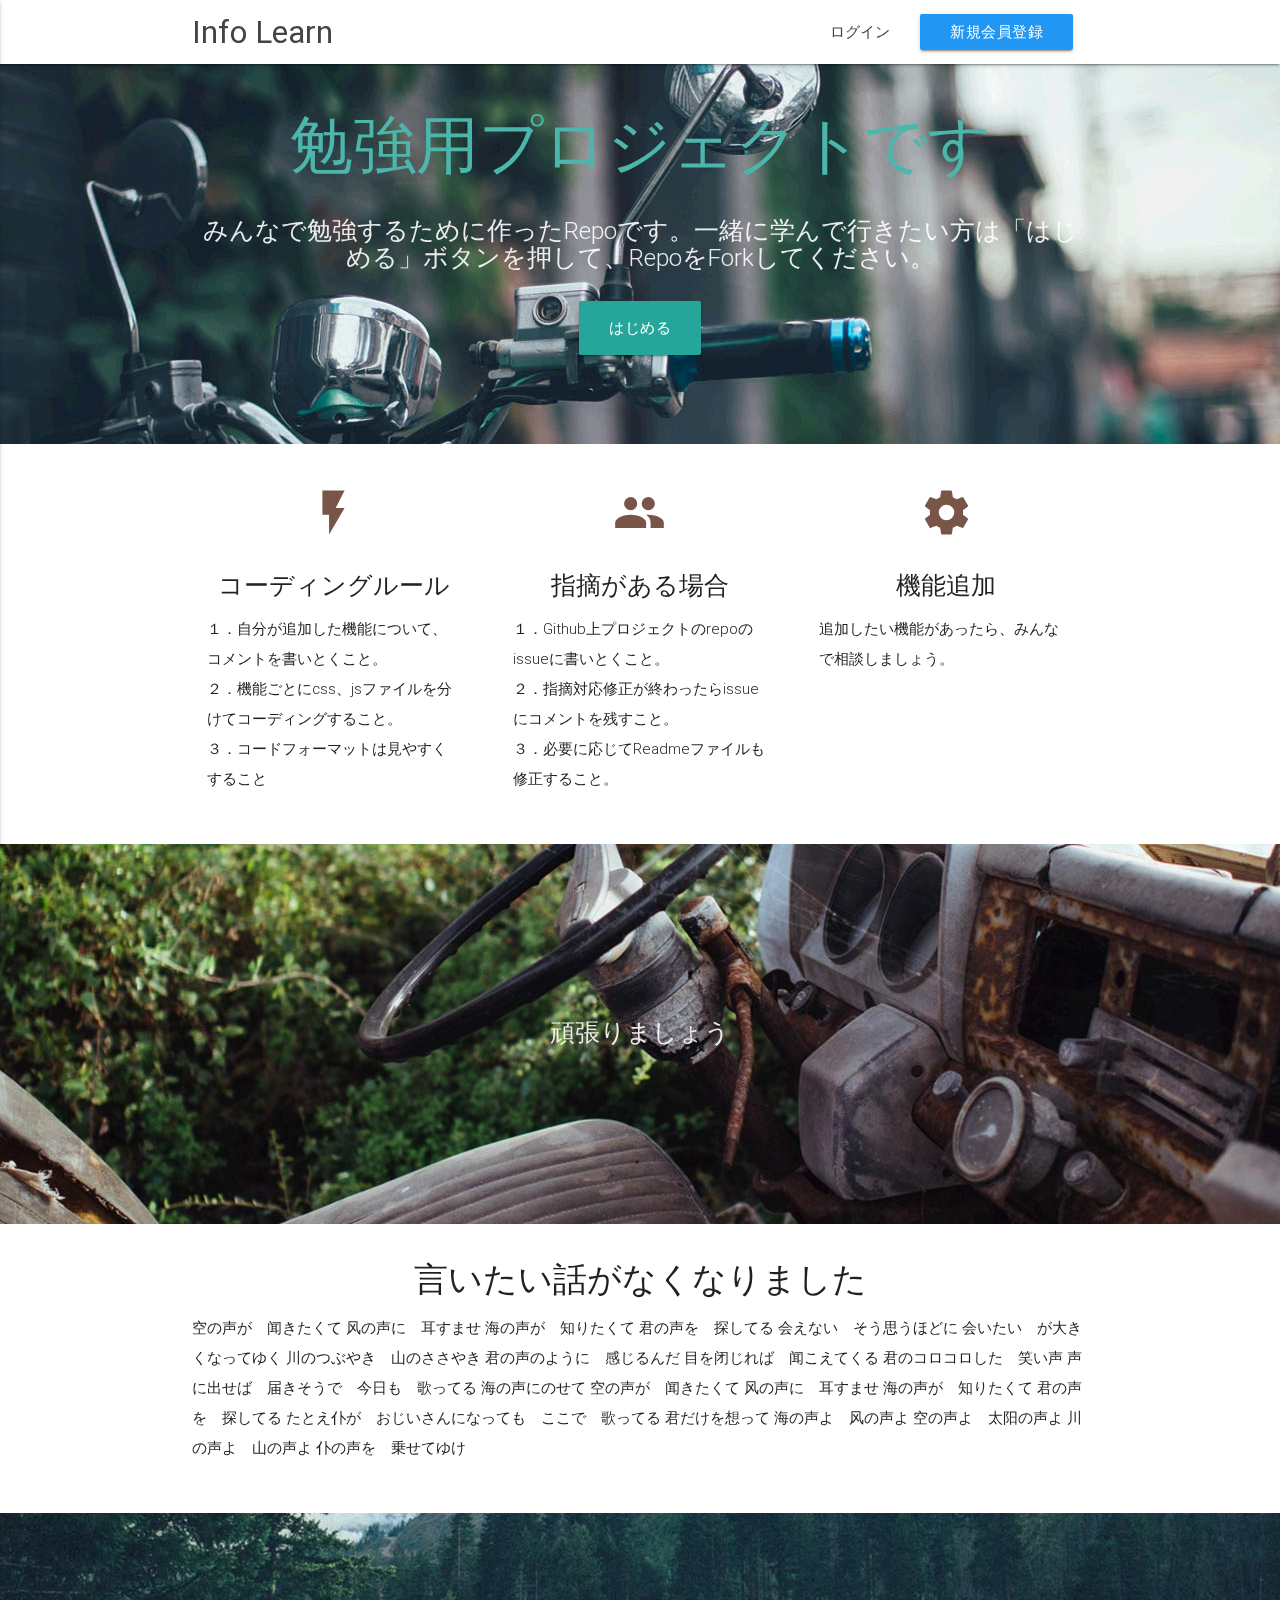
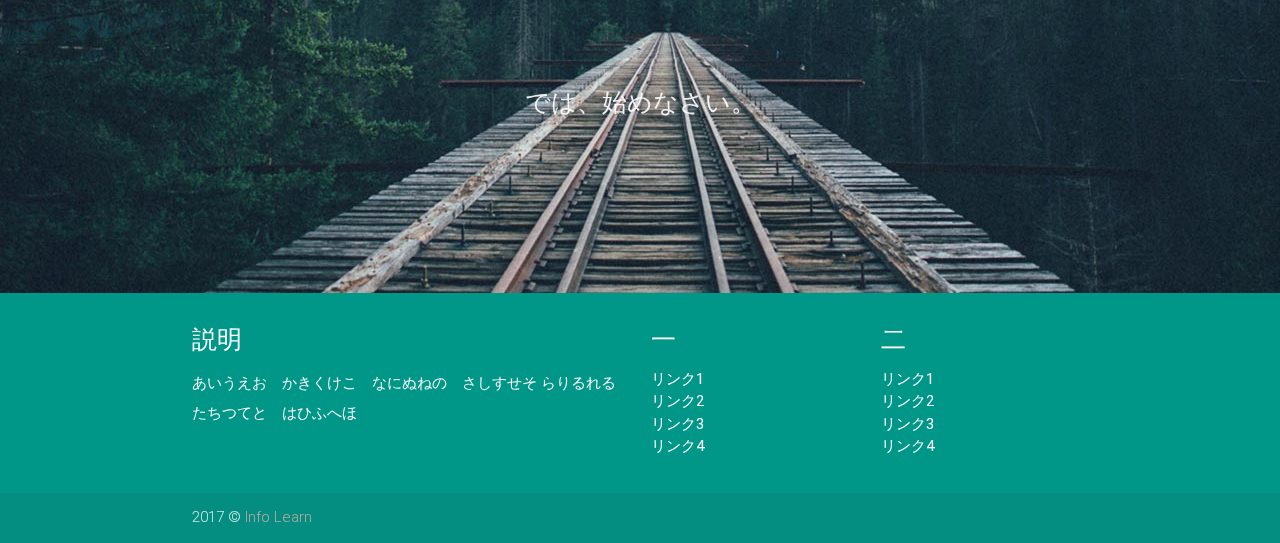
<file: index.html>
<!DOCTYPE html>
<html lang="ja">
<head>
    <meta http-equiv="Content-Type" content="text/html; charset=UTF-8"/>
    <meta name="viewport" content="width=device-width, initial-scale=1, maximum-scale=1.0, user-scalable=no"/>
    <title>Info Learn</title>

    <!-- CSS  -->
    <link href="https://fonts.googleapis.com/icon?family=Material+Icons" rel="stylesheet">
    <link href="css/materialize.css" type="text/css" rel="stylesheet" media="screen,projection"/>
    <link href="css/style.css" type="text/css" rel="stylesheet" media="screen,projection"/>
</head>
<body>
<!-- ヘッダ・ナビゲーション start -->
<nav class="white" role="navigation">
    <div class="nav-wrapper container">
        <a id="logo-container" href="./index.html" class="brand-logo">Info Learn</a>
        <ul class="right hide-on-med-and-down">
            <li><a href="./login.html">ログイン</a></li>
            <li><a href="./signup.html" class="waves-effect waves-light btn blue">新規会員登録</a></li>
        </ul>

        <ul id="nav-mobile" class="side-nav">
            <li><a href="./login.html">ログイン</a></li>
            <li><a href="./signup.html" class="waves-effect waves-light btn blue">新規会員登録</a></li>
        </ul>
        <a href="#" data-activates="nav-mobile" class="button-collapse"><i class="material-icons">menu</i></a>
    </div>
</nav>
<!-- ヘッダ・ナビゲーション end -->

<div id="index-banner" class="parallax-container">
    <div class="section no-pad-bot">
        <div class="container">
            <br><br>
            <h1 class="header center teal-text text-lighten-2">勉強用プロジェクトです</h1>
            <div class="row center">
                <h5 class="header col s12 light">みんなで勉強するために作ったRepoです。一緒に学んで行きたい方は「はじめる」ボタンを押して、RepoをForkしてください。</h5>
            </div>
            <div class="row center">
                <a href="https://github.com/Woolol/info_learn" id="download-button"
                   class="btn-large waves-effect waves-light teal lighten-1">はじめる</a>
            </div>
            <br><br>
        </div>
    </div>
    <div class="parallax"><img src="background1.jpg" alt="Unsplashed background img 1"></div>
</div>
<!-- コンテンツ start -->
<main>
    <div class="container">
        <div class="section">

            <!--   Icon Section   -->
            <div class="row">
                <div class="col s12 m4">
                    <div class="icon-block">
                        <h2 class="center brown-text"><i class="material-icons">flash_on</i></h2>
                        <h5 class="center">コーディングルール</h5>

                        <p class="light">１．自分が追加した機能について、コメントを書いとくこと。<br>
                            ２．機能ごとにcss、jsファイルを分けてコーディングすること。<br>
                            ３．コードフォーマットは見やすくすること
                        </p>
                    </div>
                </div>

                <div class="col s12 m4">
                    <div class="icon-block">
                        <h2 class="center brown-text"><i class="material-icons">group</i></h2>
                        <h5 class="center">指摘がある場合</h5>

                        <p class="light">１．Github上プロジェクトのrepoのissueに書いとくこと。<br>
                            ２．指摘対応修正が終わったらissueにコメントを残すこと。<br>
                            ３．必要に応じてReadmeファイルも修正すること。
                        </p>
                    </div>
                </div>

                <div class="col s12 m4">
                    <div class="icon-block">
                        <h2 class="center brown-text"><i class="material-icons">settings</i></h2>
                        <h5 class="center">機能追加</h5>

                        <p class="light">追加したい機能があったら、みんなで相談しましょう。</p>
                    </div>
                </div>
            </div>

        </div>
    </div>


    <div class="parallax-container valign-wrapper">
        <div class="section no-pad-bot">
            <div class="container">
                <div class="row center">
                    <h5 class="header col s12 light">頑張りましょう</h5>
                </div>
            </div>
        </div>
        <div class="parallax"><img src="background2.jpg" alt="Unsplashed background img 2"></div>
    </div>

    <div class="container">
        <div class="section">

            <div class="row">
                <div class="col s12 center">
                    <h3><i class="mdi-content-send brown-text"></i></h3>
                    <h4>言いたい話がなくなりました</h4>
                    <p class="left-align light">空の声が　闻きたくて
                        风の声に　耳すませ
                        海の声が　知りたくて
                        君の声を　探してる
                        会えない　そう思うほどに
                        会いたい　が大きくなってゆく
                        川のつぶやき　山のささやき
                        君の声のように　感じるんだ
                        目を闭じれば　闻こえてくる
                        君のコロコロした　笑い声
                        声に出せば　届きそうで　今日も　歌ってる
                        海の声にのせて
                        空の声が　闻きたくて
                        风の声に　耳すませ
                        海の声が　知りたくて
                        君の声を　探してる
                        たとえ仆が　おじいさんになっても　ここで　歌ってる
                        君だけを想って
                        海の声よ　风の声よ
                        空の声よ　太阳の声よ
                        川の声よ　山の声よ
                        仆の声を　乗せてゆけ</p>
                </div>
            </div>

        </div>
    </div>


    <div class="parallax-container valign-wrapper">
        <div class="section no-pad-bot">
            <div class="container">
                <div class="row center">
                    <h5 class="header col s12 light">では、始めなさい。</h5>
                </div>
            </div>
        </div>
        <div class="parallax"><img src="background3.jpg" alt="Unsplashed background img 3"></div>
    </div>
</main>
<!-- コンテンツ end -->

<!-- フッター start-->
<footer class="page-footer teal">
    <div class="container">
        <div class="row">
            <div class="col l6 s12">
                <h5 class="white-text">説明</h5>
                <p class="grey-text text-lighten-4">あいうえお　かきくけこ　なにぬねの　さしすせそ
                    らりるれる　たちつてと　はひふへほ
                </p>


            </div>
            <div class="col l3 s12">
                <h5 class="white-text">一</h5>
                <ul>
                    <li><a class="white-text" href="#!">リンク1</a></li>
                    <li><a class="white-text" href="#!">リンク2</a></li>
                    <li><a class="white-text" href="#!">リンク3</a></li>
                    <li><a class="white-text" href="#!">リンク4</a></li>
                </ul>
            </div>
            <div class="col l3 s12">
                <h5 class="white-text">二</h5>
                <ul>
                    <li><a class="white-text" href="#!">リンク1</a></li>
                    <li><a class="white-text" href="#!">リンク2</a></li>
                    <li><a class="white-text" href="#!">リンク3</a></li>
                    <li><a class="white-text" href="#!">リンク4</a></li>
                </ul>
            </div>
        </div>
    </div>
    <div class="footer-copyright">
        <div class="container">
            2017 &copy; <a class="brown-text text-lighten-3" href="./index.html">Info Learn</a>
        </div>
    </div>
</footer>
<!-- フッター end -->


<!--  Scripts-->
<script src="https://code.jquery.com/jquery-2.1.1.min.js"></script>
<script src="js/materialize.js"></script>
<script src="js/init.js"></script>

</body>
</html>
</file>
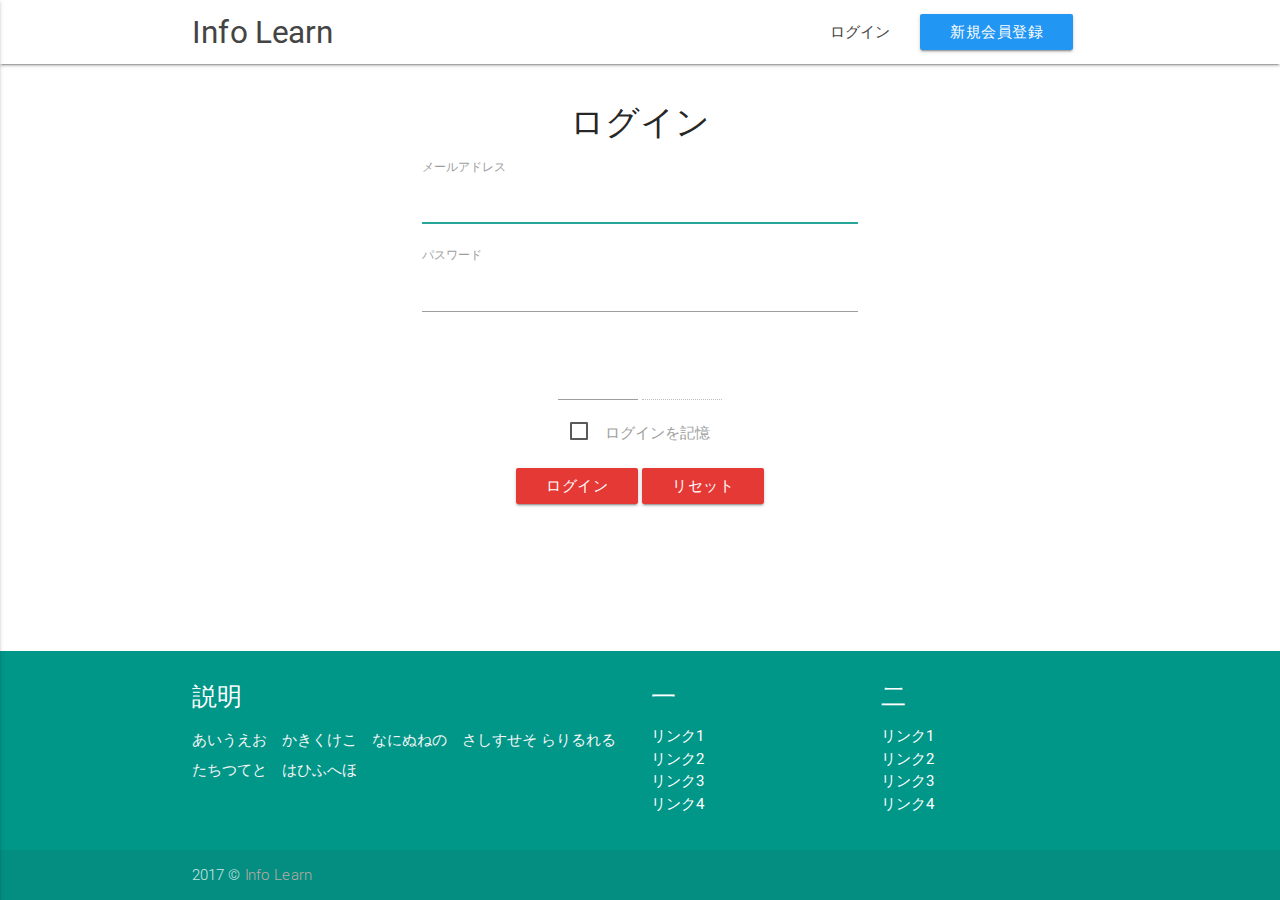
<file: login.html>
<!DOCTYPE html>
<html lang="ja">
<head>
    <meta http-equiv="Content-Type" content="text/html; charset=UTF-8"/>
    <meta name="viewport" content="width=device-width, initial-scale=1, maximum-scale=1.0, user-scalable=no"/>
    <title>Info Learn</title>

    <!-- CSS  -->
    <link href="https://fonts.googleapis.com/icon?family=Material+Icons" rel="stylesheet">
    <link href="css/materialize.css" type="text/css" rel="stylesheet" media="screen,projection"/>
    <link href="css/style.css" type="text/css" rel="stylesheet" media="screen,projection"/>
    <link href="css/authentication.css" type="text/css"rel="stylesheet"/>
</head>
<!--  Scripts-->

<script src="https://code.jquery.com/jquery-2.1.1.min.js"></script>
<script src="js/materialize.js"></script>
<script src="js/init.js"></script>
<script src="js/checkSubmit.js"></script>

<body>
<!-- ヘッダ・ナビゲーション start -->
<nav class="white" role="navigation">
    <div class="nav-wrapper container">
        <a id="logo-container" href="./index.html" class="brand-logo">Info Learn</a>
        <ul class="right hide-on-med-and-down">
            <li><a href="./login.html">ログイン</a></li>
            <li><a href="./signup.html" class="waves-effect waves-light btn blue">新規会員登録</a></li>
        </ul>

        <ul id="nav-mobile" class="side-nav">
            <li><a href="./login.html">ログイン</a></li>
            <li><a href="./signup.html" class="waves-effect waves-light btn blue">新規会員登録</a></li>
        </ul>
        <a href="#" data-activates="nav-mobile" class="button-collapse"><i class="material-icons">menu</i></a>
    </div>
</nav>
<main>
    <!-- ログインフォーム start -->
    <br>
    <div class="container">
        <div class="row">
            <div class="col s10 offset-s1 m6 offset-m3 l6 offset-l3 white">
                <h4 class="center">ログイン</h4>
                <form action="profile_form.html" onSubmit="return checkSubmit()" method="post">
                    <div class="field">
                        <label for="user_email">メールアドレス</label>
                        <input autofocus="autofocus" class="validate" type="email" value="" name="user[email]" id="user_email" 	onkeyup="fieldChanged();" 
                        	onchange="fieldChanged();" required />
                    </div>

                    <div class="field">
                        <label for="user_password">パスワード</label><br/>
                        <input autocomplete="off" class="validate" type="password" name="user[password]" id="user_password" minlength="6" maxlength="30" onkeyup="fieldChanged();" 
                        	onchange="fieldChanged();" required/>
                    </div>
                    <br>
                    <div align="center" class="field">
                    	<input type="text" id="Authentication" size="20" style="width:80px" border="1px" maxlength="4" />
                    	<input type="text" onclick="createCode()" readonly="readonly" id="checkCode" class="unchanged" style="width: 80px" />
   					 	 <br />
                        <input name="user[remember_me]" type="hidden" value="0" /><input type="checkbox" value="1" name="user[remember_me]" id="user_remember_me" />
                        <label for="user_remember_me">ログインを記憶</label>
                    </div>
                    <br>
                    <div class="actions center-align">                    	
                        <input type="submit" name="commit" value="ログイン" onclick="return validate();" class="btn red darken-1" data-disable-with="ログイン" />
                        <input type="reset" name="commit" value="リセット" class="btn red darken-1" data-disable-with="リセット" />
                    </div>
                </form>
            </div>
        </div>
    </div>
</main>
<footer class="page-footer teal">
    <div class="container">
        <div class="row">
            <div class="col l6 s12">
                <h5 class="white-text">説明</h5>
                <p class="grey-text text-lighten-4">あいうえお　かきくけこ　なにぬねの　さしすせそ
                らりるれる　たちつてと　はひふへほ
                </p>


            </div>
            <div class="col l3 s12">
                <h5 class="white-text">一</h5>
                <ul>
                    <li><a class="white-text" href="#!">リンク1</a></li>
                    <li><a class="white-text" href="#!">リンク2</a></li>
                    <li><a class="white-text" href="#!">リンク3</a></li>
                    <li><a class="white-text" href="#!">リンク4</a></li>
                </ul>
            </div>
            <div class="col l3 s12">
                <h5 class="white-text">二</h5>
                <ul>
                    <li><a class="white-text" href="#!">リンク1</a></li>
                    <li><a class="white-text" href="#!">リンク2</a></li>
                    <li><a class="white-text" href="#!">リンク3</a></li>
                    <li><a class="white-text" href="#!">リンク4</a></li>
                </ul>
            </div>
        </div>
    </div>
    <div class="footer-copyright">
        <div class="container">
            2017 &copy; <a class="brown-text text-lighten-3" href="./index.html">Info Learn</a>
        </div>
    </div>
</footer>
<!-- フッター end -->
</body>
</html>
</file>
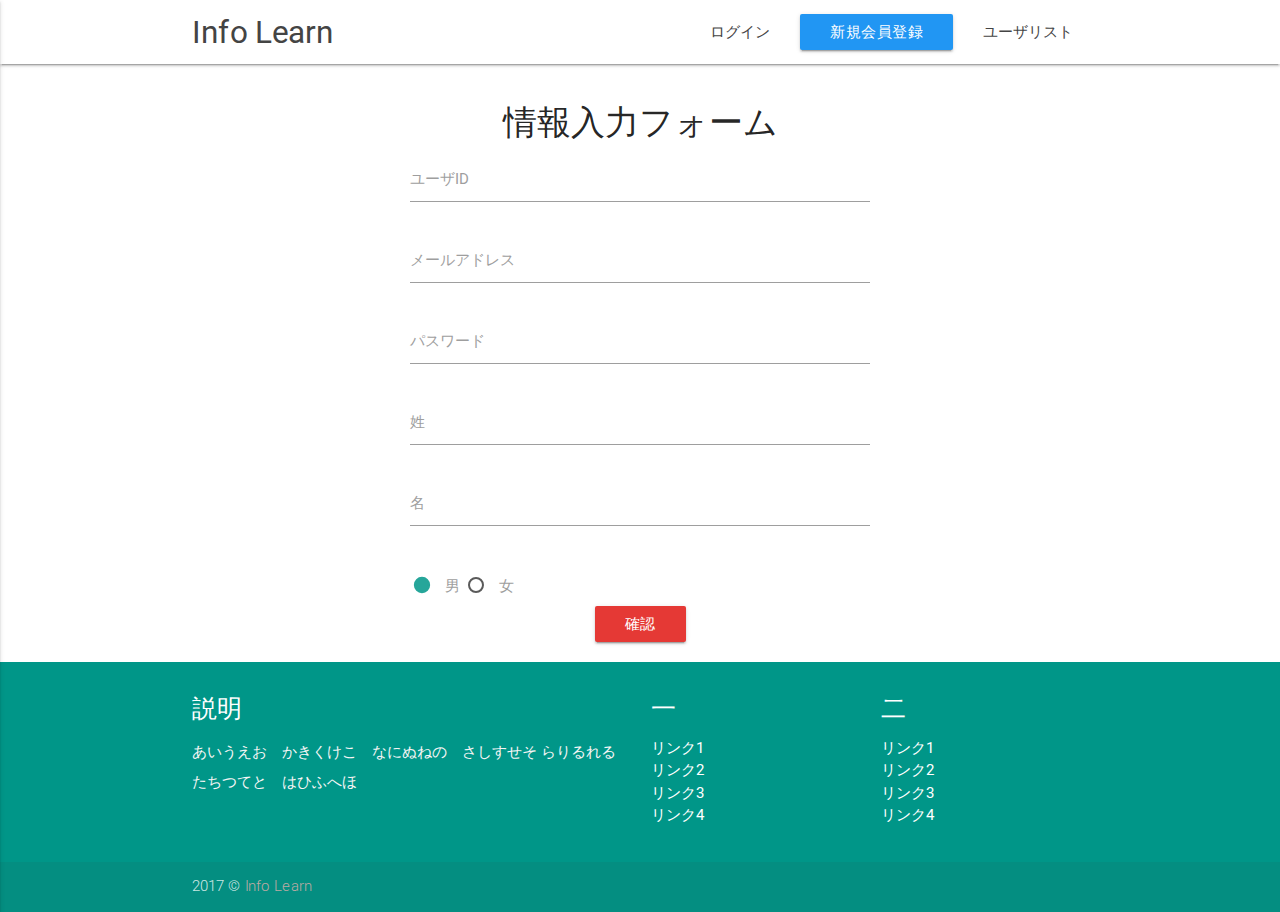
<file: profile_form.html>
<!DOCTYPE html>
<html lang="ja">
<head>
    <meta http-equiv="Content-Type" content="text/html; charset=UTF-8"/>
    <meta name="viewport" content="width=device-width, initial-scale=1, maximum-scale=1.0, user-scalable=no"/>
    <title>Info Learn</title>
    <!-- CSS  -->
    <link href="https://fonts.googleapis.com/icon?family=Material+Icons" rel="stylesheet">
    <link href="css/materialize.css" type="text/css" rel="stylesheet" media="screen,projection"/>
    <link href="css/style.css" type="text/css" rel="stylesheet" media="screen,projection"/>
</head>
<body>
<!-- ヘッダ・ナビゲーション start -->
<nav class="white" role="navigation">
    <div class="nav-wrapper container">
        <a id="logo-container" href="./index.html" class="brand-logo">Info Learn</a>
        <ul class="right hide-on-med-and-down">
            <li><a href="./login.html">ログイン</a></li>
            <li><a href="./signup.html" class="waves-effect waves-light btn blue">新規会員登録</a></li>
            <li><a href="./user_list1.html">ユーザリスト</a></li>
        </ul>
        <ul id="nav-mobile" class="side-nav">
            <li><a href="./login.html">ログイン</a></li>
            <li><a href="./signup.html" class="waves-effect waves-light btn blue">新規会員登録</a></li>
            <li><a href="./user_list1.html">ユーザリスト</a></li>
        </ul>
        <a href="#" data-activates="nav-mobile" class="button-collapse"><i class="material-icons">menu</i></a>
    </div>
</nav>
<!-- ヘッダ・ナビゲーション end -->

<!-- コンテンツ start -->
<main>
    <br>
    <div class="container">
        <div class="row">
            <div class="col s10 offset-s1 m6 offset-m3 l6 offset-l3 white">
                <h4 class="center">情報入力フォーム</h4>
                <form>
                    <div class="row">
                        <div class="input-field">
                            <input id="username" type="password" class="validate">
                            <label for="username">ユーザID</label>
                        </div>
                        <div class="input-field">
                            <input id="email" type="email" class="validate">
                            <label for="email">メールアドレス</label>
                        </div>
                        <div class="input-field">
                            <input id="password" type="password" class="validate">
                            <label for="password">パスワード</label>
                        </div>
                        <div class="input-field">
                            <input id="last_name" type="text" class="validate">
                            <label for="last_name">姓</label>
                        </div>
                        <div class="input-field">
                            <input id="first_name" type="text" class="validate">
                            <label for="first_name">名</label>
                        </div>
                        <div class="input-field">
                            <input name="sex" type="radio" id="male" checked/>
                            <label for="male">男</label>
                            <input name="sex" type="radio" id="female"/>
                            <label for="female">女</label>
                        </div>
                    </div>
                    <div class="actions center-align">
                        <button class="btn red darken-1"><a href="./profile_form.html" class="white-text">確認</a>
                        </button>
                    </div>
                </form>
            </div>
        </div>
    </div>
</main>
<!-- コンテンツ end -->

<!-- フッター start-->
<footer class="page-footer teal">
    <div class="container">
        <div class="row">
            <div class="col l6 s12">
                <h5 class="white-text">説明</h5>
                <p class="grey-text text-lighten-4">あいうえお　かきくけこ　なにぬねの　さしすせそ
                    らりるれる　たちつてと　はひふへほ
                </p>
            </div>
            <div class="col l3 s12">
                <h5 class="white-text">一</h5>
                <ul>
                    <li><a class="white-text" href="#!">リンク1</a></li>
                    <li><a class="white-text" href="#!">リンク2</a></li>
                    <li><a class="white-text" href="#!">リンク3</a></li>
                    <li><a class="white-text" href="#!">リンク4</a></li>
                </ul>
            </div>
            <div class="col l3 s12">
                <h5 class="white-text">二</h5>
                <ul>
                    <li><a class="white-text" href="#!">リンク1</a></li>
                    <li><a class="white-text" href="#!">リンク2</a></li>
                    <li><a class="white-text" href="#!">リンク3</a></li>
                    <li><a class="white-text" href="#!">リンク4</a></li>
                </ul>
            </div>
        </div>
    </div>
    <div class="footer-copyright">
        <div class="container">
            2017 &copy; <a class="brown-text text-lighten-3" href="./index.html">Info Learn</a>
        </div>
    </div>
</footer>
<!-- フッター end -->

<!--  Scripts-->
<script src="https://code.jquery.com/jquery-2.1.1.min.js"></script>
<script src="js/materialize.js"></script>
<script src="js/init.js"></script>
</body>
</html>
</file>
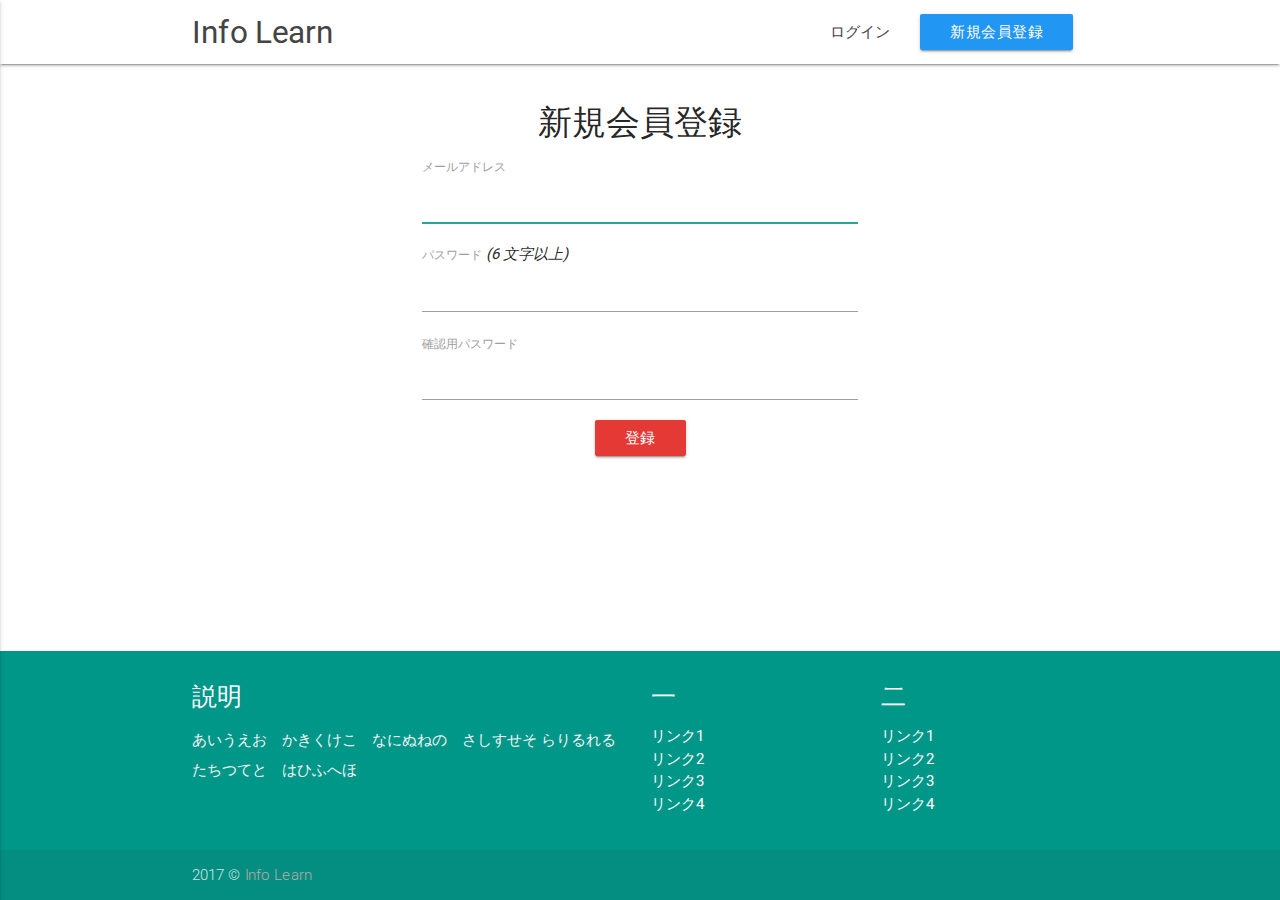
<file: signup.html>
<!DOCTYPE html>
<html lang="ja">
<head>
    <meta http-equiv="Content-Type" content="text/html; charset=UTF-8"/>
    <meta name="viewport" content="width=device-width, initial-scale=1, maximum-scale=1.0, user-scalable=no"/>
    <title>Info Learn</title>

    <!-- CSS  -->
    <link href="https://fonts.googleapis.com/icon?family=Material+Icons" rel="stylesheet">
    <link href="css/materialize.css" type="text/css" rel="stylesheet" media="screen,projection"/>
    <link href="css/style.css" type="text/css" rel="stylesheet" media="screen,projection"/>
<script>
	function checkPasswords() {
        var pass1 = document.getElementById("user_password");
        var pass2 = document.getElementById("user_password_confirmation");
 
        if (pass1.value != pass2.value)
            pass1.setCustomValidity("パスワード不一致です。");
        else
            pass1.setCustomValidity("");
    }
</script>

</head>
<body>
<!-- ヘッダ・ナビゲーション start -->
<nav class="white" role="navigation">
    <div class="nav-wrapper container">
        <a id="logo-container" href="./index.html" class="brand-logo">Info Learn</a>
        <ul class="right hide-on-med-and-down">
            <li><a href="./login.html">ログイン</a></li>
            <li><a href="./signup.html" class="waves-effect waves-light btn blue">新規会員登録</a></li>
        </ul>

        <ul id="nav-mobile" class="side-nav">
            <li><a href="./login.html">ログイン</a></li>
            <li><a href="./signup.html" class="waves-effect waves-light btn blue">新規会員登録</a></li>
        </ul>
        <a href="#" data-activates="nav-mobile" class="button-collapse"><i class="material-icons">menu</i></a>
    </div>
</nav>
<main>
    <!-- 会員登録フォーム start -->
    <br>
    <div class="container">
        <div class="row">
            <div class="col s10 offset-s1 m6 offset-m3 l6 offset-l3 white">
                <h4 class="center">新規会員登録</h4>
                <form method="post">
                    <div class="field">
                        <label for="user_email">メールアドレス</label><br/>
                        <input autofocus="autofocus" class="validate" type="email" value="" name="user[email]"
                               id="user_email" required/>
                    </div>

                    <div class="field">
                        <label for="user_password">パスワード</label>
                        <em>(6 文字以上)</em>
                        <br/>
                        <input autocomplete="off" class="validate" type="password" name="user[password]"
                               id="user_password" minlength="6" required/>
                    </div>

                    <div class="field">
                        <label for="user_password_confirmation">確認用パスワード</label><br/>
                        <input autocomplete="off" class="validate" type="password" name="user[password_confirmation]"
                               id="user_password_confirmation" required/>
                    </div>
                    <div class="actions center-align">
                        <input type="submit" name="commit" value="登録" class="btn red darken-1" />
                    </div>
                </form>                      
            </div>
        </div>
    </div>
    <!-- 会員登録フォーム end -->
</main>
<footer class="page-footer teal">
    <div class="container">
        <div class="row">
            <div class="col l6 s12">
                <h5 class="white-text">説明</h5>
                <p class="grey-text text-lighten-4">あいうえお　かきくけこ　なにぬねの　さしすせそ
                    らりるれる　たちつてと　はひふへほ
                </p>


            </div>
            <div class="col l3 s12">
                <h5 class="white-text">一</h5>
                <ul>
                    <li><a class="white-text" href="#!">リンク1</a></li>
                    <li><a class="white-text" href="#!">リンク2</a></li>
                    <li><a class="white-text" href="#!">リンク3</a></li>
                    <li><a class="white-text" href="#!">リンク4</a></li>
                </ul>
            </div>
            <div class="col l3 s12">
                <h5 class="white-text">二</h5>
                <ul>
                    <li><a class="white-text" href="#!">リンク1</a></li>
                    <li><a class="white-text" href="#!">リンク2</a></li>
                    <li><a class="white-text" href="#!">リンク3</a></li>
                    <li><a class="white-text" href="#!">リンク4</a></li>
                </ul>
            </div>
        </div>
    </div>
    <div class="footer-copyright">
        <div class="container">
            2017 &copy; <a class="brown-text text-lighten-3" href="./index.html">Info Learn</a>
        </div>
    </div>
</footer>
<!-- フッター end -->


<!--  Scripts-->
<script src="https://code.jquery.com/jquery-2.1.1.min.js"></script>
<script src="js/materialize.js"></script>
<script src="js/init.js"></script>

</body>
</html>
</file>
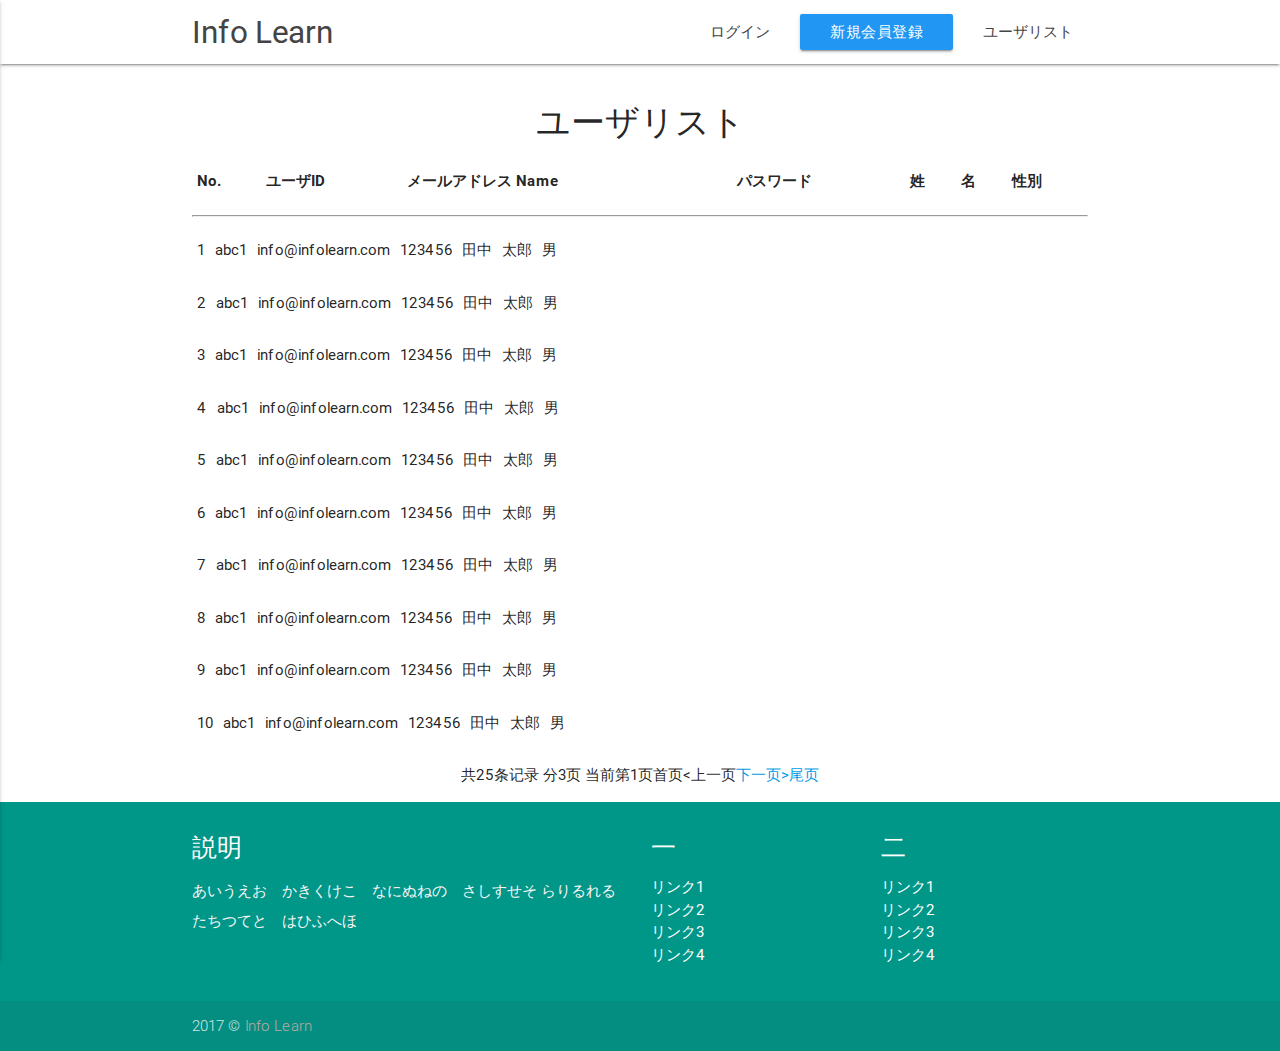
<file: user_list1.html>
<!DOCTYPE html>
<html lang="ja">

<head>
    <meta http-equiv="Content-Type" content="text/html; charset=UTF-8"/>
    <meta name="viewport" content="width=device-width, initial-scale=1, maximum-scale=1.0, user-scalable=no"/>
    <title>Info Learn</title>
    <!-- CSS  -->
    <link href="https://fonts.googleapis.com/icon?family=Material+Icons" rel="stylesheet">
    <link href="css/materialize.css" type="text/css" rel="stylesheet" media="screen,projection"/>
    <link href="css/style.css" type="text/css" rel="stylesheet" media="screen,projection"/>
</head>
<body onLoad="goPage(1,10);">
<!-- ヘッダ・ナビゲーション start -->
<nav class="white" role="navigation">
    <div class="nav-wrapper container">
        <a id="logo-container" href="./index.html" class="brand-logo">Info Learn</a>
        <ul class="right hide-on-med-and-down">
            <li><a href="./login.html">ログイン</a></li>
            <li><a href="./signup.html" class="waves-effect waves-light btn blue">新規会員登録</a></li>
            <li><a href="./user_list1.html">ユーザリスト</a></li>
        </ul>
        <ul id="nav-mobile" class="side-nav">
            <li><a href="./login.html">ログイン</a></li>
            <li><a href="./signup.html" class="waves-effect waves-light btn blue">新規会員登録</a></li>
            <li><a href="./user_list1.html">ユーザリスト</a></li>
        </ul>
        <a href="#" data-activates="nav-mobile" class="button-collapse"><i class="material-icons">menu</i></a>
    </div>
</nav>
<main>
    <!-- ログインフォーム start -->
    <br>
    <div class="container">
        <div class="col s10 offset-s1 m6 offset-m3 l6 offset-l3 white cen">
            <h4 class="center-align">ユーザリスト</h4>
            <table class="highlight centered">
                <tr>
                    <th data-field="no">No.</th>
                    <th data-field="username">ユーザID</th>
                    <th data-field="email">メールアドレス Name</th>
                    <th data-field="password">パスワード</th>
                    <th data-field="last_name">姓</th>
                    <th data-field="first_name">名</th>
                    <th data-field="sex">性別</th>
                </tr>
                </table>
                <hr>
                <table class="highlight centered" id="idData">
                <tr>
                    <td>1</td>
                    <td>abc1</td>
                    <td>info@infolearn.com</td>
                    <td>123456</td>
                    <td>田中</td>
                    <td>太郎</td>
                    <td>男</td>
                </tr>
                <tr>
                    <td>2</td>
                    <td>abc1</td>
                    <td>info@infolearn.com</td>
                    <td>123456</td>
                    <td>田中</td>
                    <td>太郎</td>
                    <td>男</td>
                </tr>
                <tr>
                    <td>3</td>
                    <td>abc1</td>
                    <td>info@infolearn.com</td>
                    <td>123456</td>
                    <td>田中</td>
                    <td>太郎</td>
                    <td>男</td>
                </tr>
                <tr>
                    <td>4</td>
                    <td>abc1</td>
                    <td>info@infolearn.com</td>
                    <td>123456</td>
                    <td>田中</td>
                    <td>太郎</td>
                    <td>男</td>
                </tr>
                <tr>
                    <td>5</td>
                    <td>abc1</td>
                    <td>info@infolearn.com</td>
                    <td>123456</td>
                    <td>田中</td>
                    <td>太郎</td>
                    <td>男</td>
                </tr>
                <tr>
                    <td>6</td>
                    <td>abc1</td>
                    <td>info@infolearn.com</td>
                    <td>123456</td>
                    <td>田中</td>
                    <td>太郎</td>
                    <td>男</td>
                </tr>
                <tr>
                    <td>7</td>
                    <td>abc1</td>
                    <td>info@infolearn.com</td>
                    <td>123456</td>
                    <td>田中</td>
                    <td>太郎</td>
                    <td>男</td>
                </tr>
                <tr>
                    <td>8</td>
                    <td>abc1</td>
                    <td>info@infolearn.com</td>
                    <td>123456</td>
                    <td>田中</td>
                    <td>太郎</td>
                    <td>男</td>
                </tr>
                <tr>
                    <td>9</td>
                    <td>abc1</td>
                    <td>info@infolearn.com</td>
                    <td>123456</td>
                    <td>田中</td>
                    <td>太郎</td>
                    <td>男</td>
                </tr>
                <tr>
                    <td>10</td>
                    <td>abc1</td>
                    <td>info@infolearn.com</td>
                    <td>123456</td>
                    <td>田中</td>
                    <td>太郎</td>
                    <td>男</td>
                </tr>
                             <tr>
                    <td>11</td>
                    <td>abc1</td>
                    <td>info@infolearn.com</td>
                    <td>123456</td>
                    <td>田中</td>
                    <td>太郎</td>
                    <td>男</td>
                </tr>
                <tr>
                    <td>12</td>
                    <td>abc1</td>
                    <td>info@infolearn.com</td>
                    <td>123456</td>
                    <td>田中</td>
                    <td>太郎</td>
                    <td>男</td>
                </tr>
                <tr>
                    <td>13</td>
                    <td>abc1</td>
                    <td>info@infolearn.com</td>
                    <td>123456</td>
                    <td>田中</td>
                    <td>太郎</td>
                    <td>男</td>
                </tr>
                <tr>
                    <td>14</td>
                    <td>abc1</td>
                    <td>info@infolearn.com</td>
                    <td>123456</td>
                    <td>田中</td>
                    <td>太郎</td>
                    <td>男</td>
                </tr>
                <tr>
                    <td>15</td>
                    <td>abc1</td>
                    <td>info@infolearn.com</td>
                    <td>123456</td>
                    <td>田中</td>
                    <td>太郎</td>
                    <td>男</td>
                </tr>
                <tr>
                    <td>16</td>
                    <td>abc1</td>
                    <td>info@infolearn.com</td>
                    <td>123456</td>
                    <td>田中</td>
                    <td>太郎</td>
                    <td>男</td>
                </tr>
                <tr>
                    <td>17</td>
                    <td>abc1</td>
                    <td>info@infolearn.com</td>
                    <td>123456</td>
                    <td>田中</td>
                    <td>太郎</td>
                    <td>男</td>
                </tr>
                <tr>
                    <td>18</td>
                    <td>abc1</td>
                    <td>info@infolearn.com</td>
                    <td>123456</td>
                    <td>田中</td>
                    <td>太郎</td>
                    <td>男</td>
                </tr>
                <tr>
                    <td>19</td>
                    <td>abc1</td>
                    <td>info@infolearn.com</td>
                    <td>123456</td>
                    <td>田中</td>
                    <td>太郎</td>
                    <td>男</td>
                </tr>
                <tr>
                    <td>20</td>
                    <td>abc1</td>
                    <td>info@infolearn.com</td>
                    <td>123456</td>
                    <td>田中</td>
                    <td>太郎</td>
                    <td>男</td>
                </tr>
                         <tr>
                    <td>21</td>
                    <td>abc1</td>
                    <td>info@infolearn.com</td>
                    <td>123456</td>
                    <td>田中</td>
                    <td>太郎</td>
                    <td>男</td>
                </tr>
                <tr>
                    <td>22</td>
                    <td>abc1</td>
                    <td>info@infolearn.com</td>
                    <td>123456</td>
                    <td>田中</td>
                    <td>太郎</td>
                    <td>男</td>
                </tr>
                <tr>
                    <td>23</td>
                    <td>abc1</td>
                    <td>info@infolearn.com</td>
                    <td>123456</td>
                    <td>田中</td>
                    <td>太郎</td>
                    <td>男</td>
                </tr>
                <tr>
                    <td>24</td>
                    <td>abc1</td>
                    <td>info@infolearn.com</td>
                    <td>123456</td>
                    <td>田中</td>
                    <td>太郎</td>
                    <td>男</td>
                </tr>
                <tr>
                    <td>25</td>
                    <td>abc1</td>
                    <td>info@infolearn.com</td>
                    <td>123456</td>
                    <td>田中</td>
                    <td>太郎</td>
                    <td>男</td>
                </tr>          
                </table>
             <table class="highlight centered">
        <tr><td><div id="barcon" name="barcon"></div></td></tr>
    </table>
</main>
<footer class="page-footer teal">
    <div class="container">
        <div class="row">
            <div class="col l6 s12">
                <h5 class="white-text">説明</h5>
                <p class="grey-text text-lighten-4">あいうえお　かきくけこ　なにぬねの　さしすせそ
                    らりるれる　たちつてと　はひふへほ
                </p>
            </div>
            <div class="col l3 s12">
                <h5 class="white-text">一</h5>
                <ul>
                    <li><a class="white-text" href="#!">リンク1</a></li>
                    <li><a class="white-text" href="#!">リンク2</a></li>
                    <li><a class="white-text" href="#!">リンク3</a></li>
                    <li><a class="white-text" href="#!">リンク4</a></li>
                </ul>
            </div>
            <div class="col l3 s12">
                <h5 class="white-text">二</h5>
                <ul>
                    <li><a class="white-text" href="#!">リンク1</a></li>
                    <li><a class="white-text" href="#!">リンク2</a></li>
                    <li><a class="white-text" href="#!">リンク3</a></li>
                    <li><a class="white-text" href="#!">リンク4</a></li>
                </ul>
            </div>
        </div>
    </div>
    <div class="footer-copyright">
        <div class="container">
            2017 &copy; <a class="brown-text text-lighten-3" href="./index.html">Info Learn</a>
        </div>
    </div>
</footer>
<!-- フッター end -->

<!--  Scripts-->
<script src="https://code.jquery.com/jquery-2.1.1.min.js"></script>
<script src="js/materialize.js"></script>
<script src="js/init.js"></script>
<script src="js/page.js"></script>

</body>
</html>
</file>
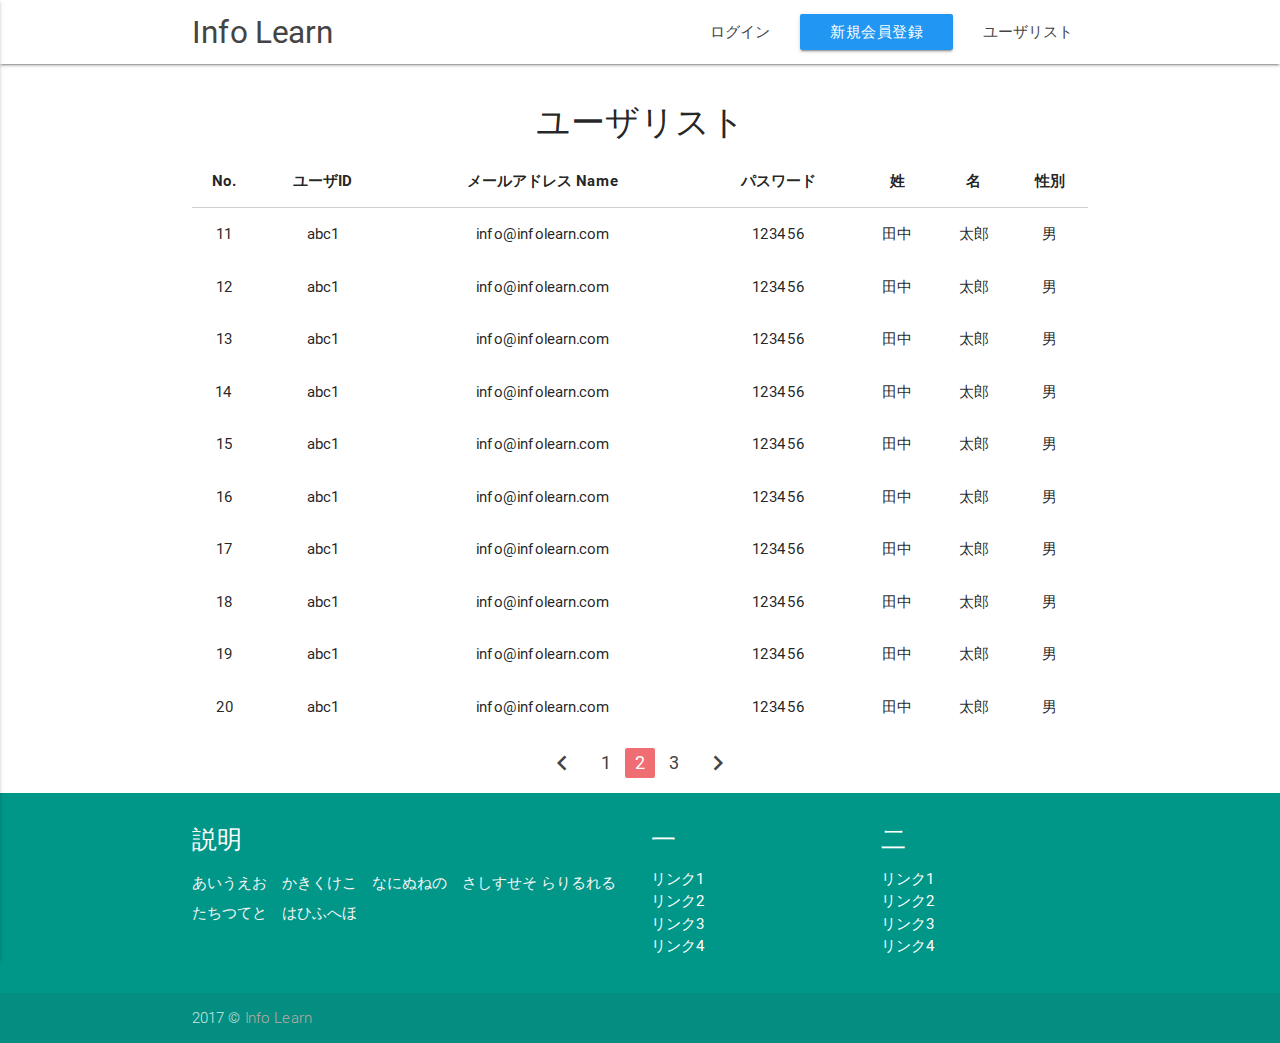
<file: user_list2.html>
<!DOCTYPE html>
<html lang="ja">
<head>
    <meta http-equiv="Content-Type" content="text/html; charset=UTF-8"/>
    <meta name="viewport" content="width=device-width, initial-scale=1, maximum-scale=1.0, user-scalable=no"/>
    <title>Info Learn</title>
    <!-- CSS  -->
    <link href="https://fonts.googleapis.com/icon?family=Material+Icons" rel="stylesheet">
    <link href="css/materialize.css" type="text/css" rel="stylesheet" media="screen,projection"/>
    <link href="css/style.css" type="text/css" rel="stylesheet" media="screen,projection"/>
</head>
<body>
<!-- ヘッダ・ナビゲーション start -->
<nav class="white" role="navigation">
    <div class="nav-wrapper container">
        <a id="logo-container" href="./index.html" class="brand-logo">Info Learn</a>
        <ul class="right hide-on-med-and-down">
            <li><a href="./login.html">ログイン</a></li>
            <li><a href="./signup.html" class="waves-effect waves-light btn blue">新規会員登録</a></li>
            <li><a href="./user_list1.html">ユーザリスト</a></li>
        </ul>
        <ul id="nav-mobile" class="side-nav">
            <li><a href="./login.html">ログイン</a></li>
            <li><a href="./signup.html" class="waves-effect waves-light btn blue">新規会員登録</a></li>
            <li><a href="./user_list1.html">ユーザリスト</a></li>
        </ul>
        <a href="#" data-activates="nav-mobile" class="button-collapse"><i class="material-icons">menu</i></a>
    </div>
</nav>
<main>
    <!-- ログインフォーム start -->
    <br>
    <div class="container">
        <div class="col s10 offset-s1 m6 offset-m3 l6 offset-l3 white cen">
            <h4 class="center-align">ユーザリスト</h4>
            <table class="highlight centered">
                <thead>
                <tr>
                    <th data-field="no">No.</th>
                    <th data-field="username">ユーザID</th>
                    <th data-field="email">メールアドレス Name</th>
                    <th data-field="password">パスワード</th>
                    <th data-field="last_name">姓</th>
                    <th data-field="first_name">名</th>
                    <th data-field="sex">性別</th>
                </tr>
                </thead>
                <tbody>
                <tr>
                    <td>11</td>
                    <td>abc1</td>
                    <td>info@infolearn.com</td>
                    <td>123456</td>
                    <td>田中</td>
                    <td>太郎</td>
                    <td>男</td>
                </tr>
                <tr>
                    <td>12</td>
                    <td>abc1</td>
                    <td>info@infolearn.com</td>
                    <td>123456</td>
                    <td>田中</td>
                    <td>太郎</td>
                    <td>男</td>
                </tr>
                <tr>
                    <td>13</td>
                    <td>abc1</td>
                    <td>info@infolearn.com</td>
                    <td>123456</td>
                    <td>田中</td>
                    <td>太郎</td>
                    <td>男</td>
                </tr>
                <tr>
                    <td>14</td>
                    <td>abc1</td>
                    <td>info@infolearn.com</td>
                    <td>123456</td>
                    <td>田中</td>
                    <td>太郎</td>
                    <td>男</td>
                </tr>
                <tr>
                    <td>15</td>
                    <td>abc1</td>
                    <td>info@infolearn.com</td>
                    <td>123456</td>
                    <td>田中</td>
                    <td>太郎</td>
                    <td>男</td>
                </tr>
                <tr>
                    <td>16</td>
                    <td>abc1</td>
                    <td>info@infolearn.com</td>
                    <td>123456</td>
                    <td>田中</td>
                    <td>太郎</td>
                    <td>男</td>
                </tr>
                <tr>
                    <td>17</td>
                    <td>abc1</td>
                    <td>info@infolearn.com</td>
                    <td>123456</td>
                    <td>田中</td>
                    <td>太郎</td>
                    <td>男</td>
                </tr>
                <tr>
                    <td>18</td>
                    <td>abc1</td>
                    <td>info@infolearn.com</td>
                    <td>123456</td>
                    <td>田中</td>
                    <td>太郎</td>
                    <td>男</td>
                </tr>
                <tr>
                    <td>19</td>
                    <td>abc1</td>
                    <td>info@infolearn.com</td>
                    <td>123456</td>
                    <td>田中</td>
                    <td>太郎</td>
                    <td>男</td>
                </tr>
                <tr>
                    <td>20</td>
                    <td>abc1</td>
                    <td>info@infolearn.com</td>
                    <td>123456</td>
                    <td>田中</td>
                    <td>太郎</td>
                    <td>男</td>
                </tr>
                </tbody>
            </table>
            <div class="center-align">
                <ul class="pagination">
                    <li class="waves-effect"><a href="./user_list1.html"><i class="material-icons">chevron_left</i></a></li>
                    <li class="waves-effect"><a href="./user_list1.html">1</a></li>
                    <li class="active"><a href="#!">2</a></li>
                    <li class="waves-effect"><a href="./user_list3.html">3</a></li>
                    <li class="waves-effect"><a href="./user_list3.html"><i class="material-icons">chevron_right</i></a></li>
                </ul>
            </div>
        </div>
    </div>
</main>
<footer class="page-footer teal">
    <div class="container">
        <div class="row">
            <div class="col l6 s12">
                <h5 class="white-text">説明</h5>
                <p class="grey-text text-lighten-4">あいうえお　かきくけこ　なにぬねの　さしすせそ
                    らりるれる　たちつてと　はひふへほ
                </p>
            </div>
            <div class="col l3 s12">
                <h5 class="white-text">一</h5>
                <ul>
                    <li><a class="white-text" href="#!">リンク1</a></li>
                    <li><a class="white-text" href="#!">リンク2</a></li>
                    <li><a class="white-text" href="#!">リンク3</a></li>
                    <li><a class="white-text" href="#!">リンク4</a></li>
                </ul>
            </div>
            <div class="col l3 s12">
                <h5 class="white-text">二</h5>
                <ul>
                    <li><a class="white-text" href="#!">リンク1</a></li>
                    <li><a class="white-text" href="#!">リンク2</a></li>
                    <li><a class="white-text" href="#!">リンク3</a></li>
                    <li><a class="white-text" href="#!">リンク4</a></li>
                </ul>
            </div>
        </div>
    </div>
    <div class="footer-copyright">
        <div class="container">
            2017 &copy; <a class="brown-text text-lighten-3" href="./index.html">Info Learn</a>
        </div>
    </div>
</footer>
<!-- フッター end -->

<!--  Scripts-->
<script src="https://code.jquery.com/jquery-2.1.1.min.js"></script>
<script src="js/materialize.js"></script>
<script src="js/init.js"></script>
</body>
</html>
</file>
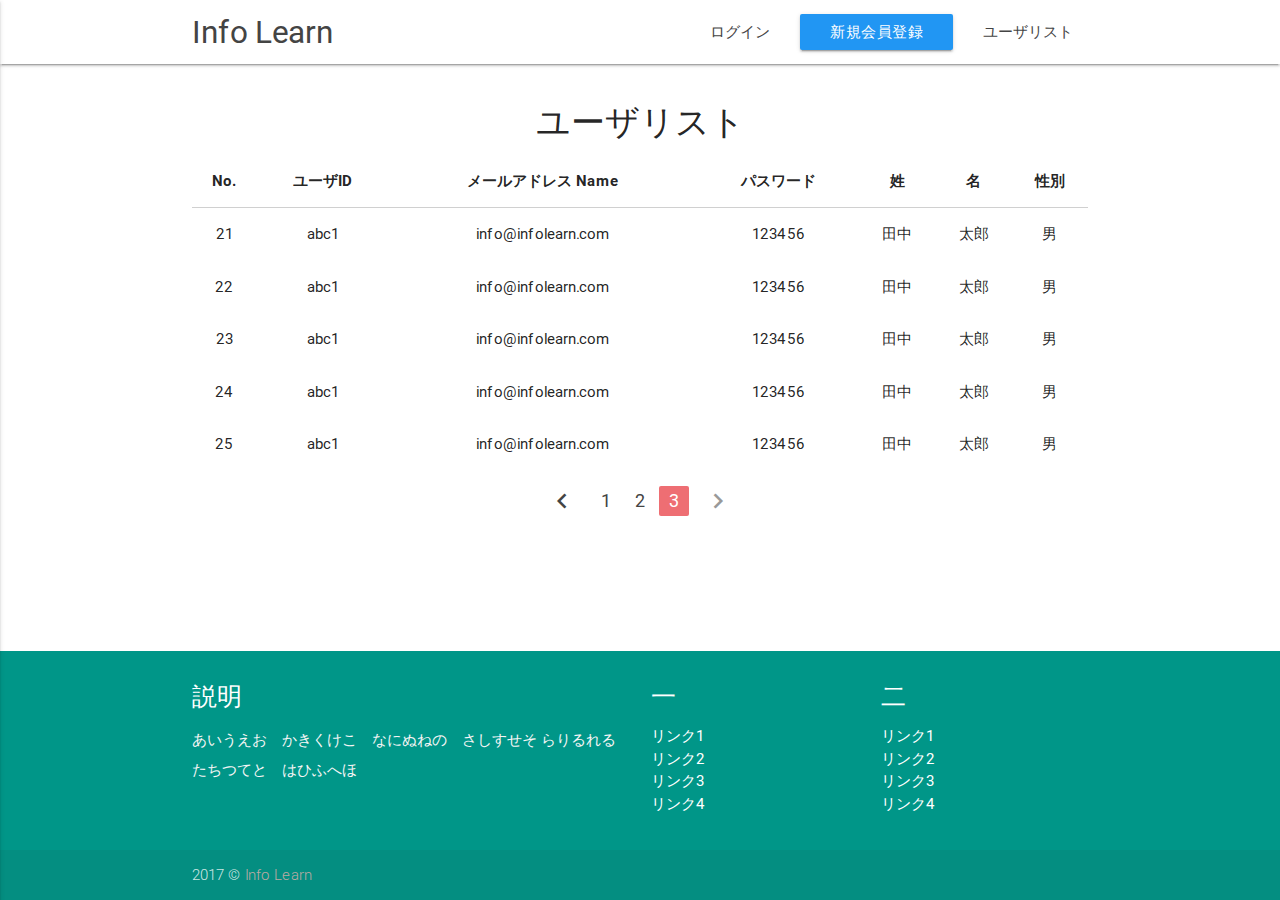
<file: user_list3.html>
<!DOCTYPE html>
<html lang="ja">
<head>
    <meta http-equiv="Content-Type" content="text/html; charset=UTF-8"/>
    <meta name="viewport" content="width=device-width, initial-scale=1, maximum-scale=1.0, user-scalable=no"/>
    <title>Info Learn</title>
    <!-- CSS  -->
    <link href="https://fonts.googleapis.com/icon?family=Material+Icons" rel="stylesheet">
    <link href="css/materialize.css" type="text/css" rel="stylesheet" media="screen,projection"/>
    <link href="css/style.css" type="text/css" rel="stylesheet" media="screen,projection"/>
</head>
<body>
<!-- ヘッダ・ナビゲーション start -->
<nav class="white" role="navigation">
    <div class="nav-wrapper container">
        <a id="logo-container" href="./index.html" class="brand-logo">Info Learn</a>
        <ul class="right hide-on-med-and-down">
            <li><a href="./login.html">ログイン</a></li>
            <li><a href="./signup.html" class="waves-effect waves-light btn blue">新規会員登録</a></li>
            <li><a href="./user_list1.html">ユーザリスト</a></li>
        </ul>
        <ul id="nav-mobile" class="side-nav">
            <li><a href="./login.html">ログイン</a></li>
            <li><a href="./signup.html" class="waves-effect waves-light btn blue">新規会員登録</a></li>
            <li><a href="./user_list1.html">ユーザリスト</a></li>
        </ul>
        <a href="#" data-activates="nav-mobile" class="button-collapse"><i class="material-icons">menu</i></a>
    </div>
</nav>
<main>
    <!-- ログインフォーム start -->
    <br>
    <div class="container">
        <div class="col s10 offset-s1 m6 offset-m3 l6 offset-l3 white cen">
            <h4 class="center-align">ユーザリスト</h4>
            <table class="highlight centered">
                <thead>
                <tr>
                    <th data-field="no">No.</th>
                    <th data-field="username">ユーザID</th>
                    <th data-field="email">メールアドレス Name</th>
                    <th data-field="password">パスワード</th>
                    <th data-field="last_name">姓</th>
                    <th data-field="first_name">名</th>
                    <th data-field="sex">性別</th>
                </tr>
                </thead>
                <tbody>
                <tr>
                    <td>21</td>
                    <td>abc1</td>
                    <td>info@infolearn.com</td>
                    <td>123456</td>
                    <td>田中</td>
                    <td>太郎</td>
                    <td>男</td>
                </tr>
                <tr>
                    <td>22</td>
                    <td>abc1</td>
                    <td>info@infolearn.com</td>
                    <td>123456</td>
                    <td>田中</td>
                    <td>太郎</td>
                    <td>男</td>
                </tr>
                <tr>
                    <td>23</td>
                    <td>abc1</td>
                    <td>info@infolearn.com</td>
                    <td>123456</td>
                    <td>田中</td>
                    <td>太郎</td>
                    <td>男</td>
                </tr>
                <tr>
                    <td>24</td>
                    <td>abc1</td>
                    <td>info@infolearn.com</td>
                    <td>123456</td>
                    <td>田中</td>
                    <td>太郎</td>
                    <td>男</td>
                </tr>
                <tr>
                    <td>25</td>
                    <td>abc1</td>
                    <td>info@infolearn.com</td>
                    <td>123456</td>
                    <td>田中</td>
                    <td>太郎</td>
                    <td>男</td>
                </tr>
                </tbody>
            </table>
            <div class="center-align">
                <ul class="pagination">
                    <li class="waves-effect"><a href="./user_list2.html"><i class="material-icons">chevron_left</i></a></li>
                    <li class="waves-effect"><a href="./user_list1.html">1</a></li>
                    <li class="waves-effect"><a href="./user_list2.html">2</a></li>
                    <li class="active"><a href="#!">3</a></li>
                    <li class="disabled"><a href="#!"><i class="material-icons">chevron_right</i></a></li>
                </ul>
            </div>
        </div>
    </div>
</main>
<footer class="page-footer teal">
    <div class="container">
        <div class="row">
            <div class="col l6 s12">
                <h5 class="white-text">説明</h5>
                <p class="grey-text text-lighten-4">あいうえお　かきくけこ　なにぬねの　さしすせそ
                    らりるれる　たちつてと　はひふへほ
                </p>
            </div>
            <div class="col l3 s12">
                <h5 class="white-text">一</h5>
                <ul>
                    <li><a class="white-text" href="#!">リンク1</a></li>
                    <li><a class="white-text" href="#!">リンク2</a></li>
                    <li><a class="white-text" href="#!">リンク3</a></li>
                    <li><a class="white-text" href="#!">リンク4</a></li>
                </ul>
            </div>
            <div class="col l3 s12">
                <h5 class="white-text">二</h5>
                <ul>
                    <li><a class="white-text" href="#!">リンク1</a></li>
                    <li><a class="white-text" href="#!">リンク2</a></li>
                    <li><a class="white-text" href="#!">リンク3</a></li>
                    <li><a class="white-text" href="#!">リンク4</a></li>
                </ul>
            </div>
        </div>
    </div>
    <div class="footer-copyright">
        <div class="container">
            2017 &copy; <a class="brown-text text-lighten-3" href="./index.html">Info Learn</a>
        </div>
    </div>
</footer>
<!-- フッター end -->

<!--  Scripts-->
<script src="https://code.jquery.com/jquery-2.1.1.min.js"></script>
<script src="js/materialize.js"></script>
<script src="js/init.js"></script>
</body>
</html>
</file>
<file: css/authentication.css>
.code {
	background-image: url(../img/backIm4.jpg);
	font-family: Arial;
	font-style: italic;
	color: Red;
	border: 0;
	padding: 3px 3px;
	letter-spacing: 4px;
	font-weight: bolder;
}

.unchanged {
	border: 0;
}
</file>
<file: css/style.css>
/* Custom Stylesheet */
/**
 * Use this file to override Materialize files so you can update
 * the core Materialize files in the future
 *
 * Made By MaterializeCSS.com
 */

nav ul a,
nav .brand-logo {
  color: #444;
}

p {
  line-height: 2rem;
}

.button-collapse {
  color: #26a69a;
}

.parallax-container {
  min-height: 380px;
  line-height: 0;
  height: auto;
  color: rgba(255,255,255,.9);
}
  .parallax-container .section {
    width: 100%;
  }

@media only screen and (max-width : 992px) {
  .parallax-container .section {
    position: absolute;
    top: 40%;
  }
  #index-banner .section {
    top: 10%;
  }
}

@media only screen and (max-width : 600px) {
  #index-banner .section {
    top: 0;
  }
}

.icon-block {
  padding: 0 15px;
}
.icon-block .material-icons {
  font-size: inherit;
}

body {
  display: flex;
  min-height: 100vh;
  flex-direction: column;
}

main {
  flex: 1 0 auto;
}

footer.page-footer {
  margin: 0;
}
</file>
